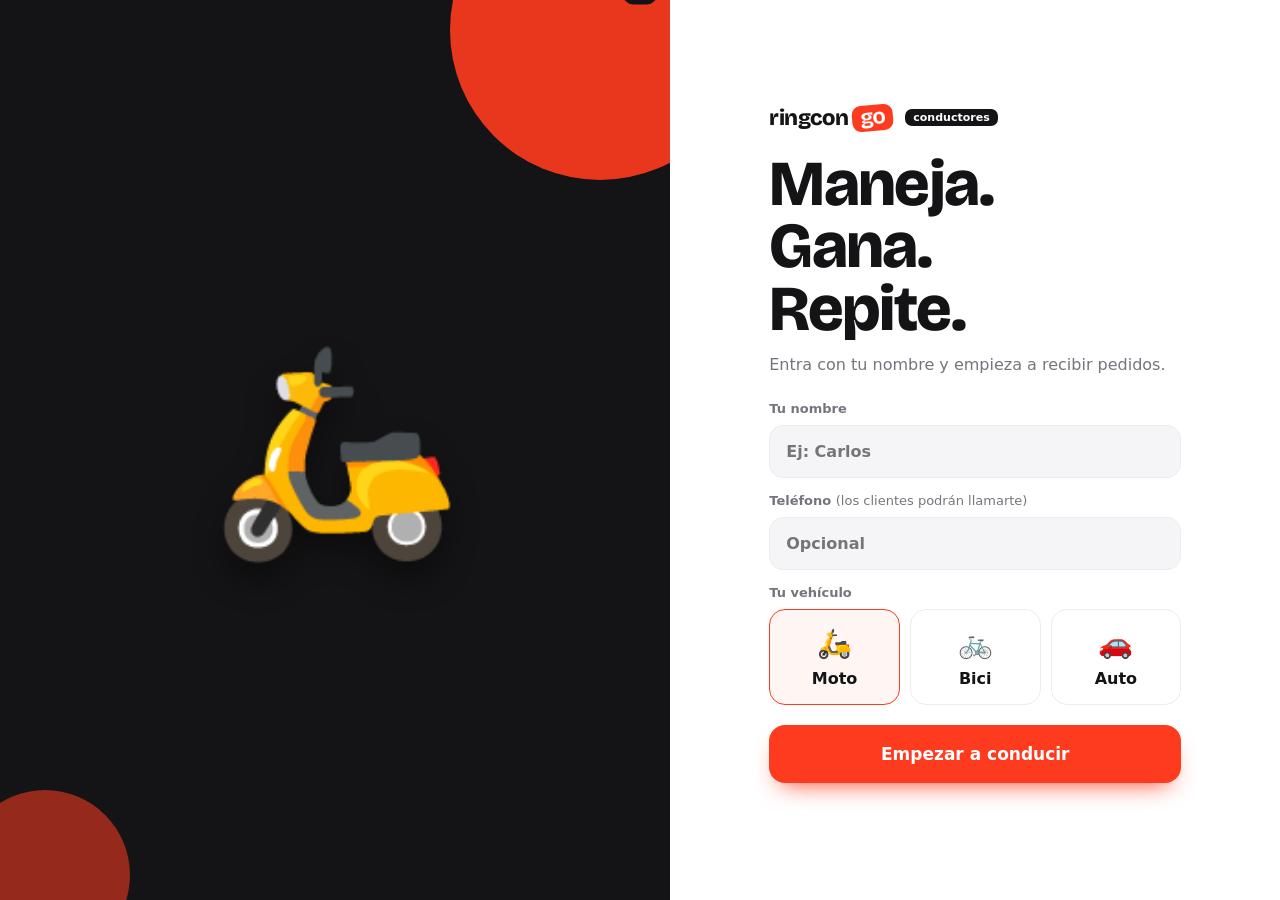
<file: conductores(2).html>
<!doctype html>
<html lang="es">
<head>
<meta charset="utf-8">
<meta name="viewport" content="width=device-width,initial-scale=1,viewport-fit=cover">
<meta name="theme-color" content="#141416">
<title>Ringcon Go Conductores</title>
<link rel="preconnect" href="https://fonts.googleapis.com">
<link rel="preconnect" href="https://fonts.gstatic.com" crossorigin>
<link href="https://fonts.googleapis.com/css2?family=Bricolage+Grotesque:opsz,wght@12..96,600;12..96,800&display=swap" rel="stylesheet">
<style>
:root{
  --bg:#fff;--ink:#141416;--mute:#75757d;--line:#ececf0;--soft:#f5f5f7;
  --brand:#ff3b1f;--brand-d:#e32d12;--ok:#12a863;--warn:#f08c00;--bad:#e5384b;
  --r:22px;--shadow:0 12px 32px -14px rgba(20,20,22,.3);
  --display:'Bricolage Grotesque',system-ui,sans-serif;
}
*{box-sizing:border-box;margin:0;padding:0}
body{font:16px/1.45 system-ui,-apple-system,'Segoe UI',Roboto,sans-serif;background:var(--bg);color:var(--ink);-webkit-font-smoothing:antialiased}
button{font:inherit;color:inherit;border:0;background:none;cursor:pointer}
input{font:inherit;color:inherit}
a{color:inherit;text-decoration:none}
h1,h2,h3,.logo{font-family:var(--display);letter-spacing:-.025em}
:focus-visible{outline:3px solid var(--ink);outline-offset:2px}
.logo{font-weight:800;font-size:22px;line-height:1;display:flex;align-items:center;gap:4px}
.logo b{background:var(--brand);color:#fff;border-radius:9px;padding:1px 8px 3px;display:inline-block;transform:rotate(-5deg)}
.logo em{font-style:normal;font-family:system-ui,sans-serif;font-size:11px;font-weight:700;background:var(--ink);color:#fff;border-radius:7px;padding:3px 8px;margin-left:8px;letter-spacing:0}
.btn{display:inline-flex;align-items:center;justify-content:center;gap:8px;padding:12px 18px;border-radius:14px;font-weight:700;transition:transform .12s,background .2s}
.btn:active{transform:scale(.97)}
.btn.primary{background:var(--brand);color:#fff;box-shadow:0 12px 24px -12px var(--brand)}
.btn.primary:hover{background:var(--brand-d)}
.btn.ghost{background:var(--soft)}
.btn.dark{background:var(--ink);color:#fff}
.btn.white{background:#fff;color:var(--brand)}
.btn.big{width:100%;padding:17px;font-size:17px;border-radius:16px}
.btn[disabled]{opacity:.5;pointer-events:none}
.icon-btn{width:40px;height:40px;border-radius:50%;background:var(--soft);display:grid;place-items:center;font-size:18px;flex:none}

/* login */
.login{min-height:100dvh;display:grid}
.login-art{background:var(--ink);display:grid;place-items:center;min-height:32vh;position:relative;overflow:hidden}
.login-art::before,.login-art::after{content:"";position:absolute;border-radius:50%;background:var(--brand)}
.login-art::before{width:300px;height:300px;top:-120px;right:-80px;opacity:.9}
.login-art::after{width:170px;height:170px;bottom:-60px;left:-40px;opacity:.55}
.login-art span{font-size:110px;position:relative;z-index:1;animation:bob 2.6s ease-in-out infinite;filter:drop-shadow(0 18px 16px rgba(0,0,0,.4))}
@keyframes bob{50%{transform:translateY(-10px) rotate(2deg)}}
.login-box{padding:28px 24px 40px;max-width:460px;width:100%;margin:0 auto;align-self:center}
.login-box h1{font-size:clamp(44px,9vw,64px);line-height:.98;margin:22px 0 12px;font-weight:800}
.sub{color:var(--mute);margin-bottom:24px}
@media(min-width:860px){.login{grid-template-columns:1.1fr 1fr}.login-art{min-height:100dvh}.login-art span{font-size:200px}}
.field{display:block;margin-bottom:14px;font-size:13px;font-weight:600;color:var(--mute)}
.field i{font-weight:400;font-style:normal}
.field input{display:block;width:100%;margin-top:6px;padding:14px 16px;border-radius:14px;border:1.5px solid var(--line);background:var(--soft);font-size:16px;outline:0}
.field input:focus{border-color:var(--ink);background:#fff}
.veh{display:grid;grid-template-columns:repeat(3,1fr);gap:10px;margin:6px 0 20px}
.veh button{padding:14px 6px;border-radius:16px;border:1.5px solid var(--line);font-weight:700;display:grid;gap:2px;justify-items:center}
.veh button span{font-size:28px}
.veh button.on{border-color:var(--brand);background:#fff5f3}

/* shell */
.top{position:sticky;top:0;z-index:20;background:rgba(255,255,255,.92);backdrop-filter:blur(14px);border-bottom:1px solid var(--line)}
.top-in{max-width:680px;margin:0 auto;padding:12px 16px;display:flex;align-items:center;gap:12px;justify-content:space-between}
.hi{color:var(--mute);font-size:14px;margin-top:6px;font-weight:600}
.hi b{color:var(--ink)}
.top-r{display:flex;gap:8px}
.wrap{max-width:680px;margin:0 auto;padding:16px 16px 130px}
.tabs{position:fixed;left:0;right:0;bottom:0;z-index:30;display:grid;grid-template-columns:1fr 1fr;max-width:680px;margin:0 auto;background:rgba(255,255,255,.94);backdrop-filter:blur(14px);border-top:1px solid var(--line);padding-bottom:env(safe-area-inset-bottom)}
.tabs button{padding:17px;font-weight:800;color:var(--mute);position:relative}
.tabs button.on{color:var(--ink)}
.tabs button.on::after{content:"";position:absolute;left:30%;right:30%;top:0;height:3px;background:var(--brand);border-radius:0 0 4px 4px}
.bdg{background:var(--brand);color:#fff;border-radius:99px;font-size:12px;padding:1px 8px;margin-left:6px}
.foot{text-align:center;color:var(--mute);font-size:12px;padding:20px 16px 0}

/* estado */
.status{display:flex;align-items:center;justify-content:space-between;padding:18px 20px;border-radius:var(--r);background:var(--soft);margin-bottom:16px;transition:background .3s}
.status.on{background:#e3f7ec}
.status small{color:var(--mute);display:block;font-weight:600}
.status b{font-family:var(--display);font-size:26px}
.switch{width:70px;height:40px;border-radius:99px;background:#c9c9d0;position:relative;transition:.25s;flex:none}
.switch i{position:absolute;top:4px;left:4px;width:32px;height:32px;border-radius:50%;background:#fff;transition:.25s;box-shadow:0 2px 6px rgba(0,0,0,.25)}
.switch.on{background:var(--ok)}.switch.on i{left:34px}

/* sin pedidos */
.radar{display:grid;justify-items:center;padding:46px 12px;text-align:center;color:var(--mute)}
.radar h2{color:var(--ink);font-size:26px;margin-bottom:6px}
.radar .r{width:110px;height:110px;position:relative;margin-bottom:24px}
.radar .r::before{content:"";position:absolute;inset:40px;border-radius:50%;background:var(--brand)}
.radar .r::after,.radar .r i{content:"";position:absolute;inset:0;border-radius:50%;border:3px solid var(--brand);animation:rad 2.4s infinite}
.radar .r i{animation-delay:1.2s}
@keyframes rad{from{transform:scale(.3);opacity:.9}to{transform:scale(1.15);opacity:0}}
.radar .off-ic{font-size:60px;margin-bottom:12px}
.sec{font-size:18px;margin:6px 0 12px}

/* pedido nuevo: el elemento que grita */
.ocard{background:var(--brand);color:#fff;border-radius:26px;padding:20px;margin-bottom:14px;box-shadow:0 18px 36px -18px var(--brand)}
.ocard.fresh{animation:slide .5s cubic-bezier(.2,.9,.3,1.2),pulse 1.4s 2}
@keyframes slide{from{transform:translateY(-18px) scale(.96);opacity:0}}
@keyframes pulse{50%{box-shadow:0 0 0 8px rgba(255,59,31,.22)}}
.o-top{display:flex;justify-content:space-between;align-items:center;font-size:13px;font-weight:600;opacity:.92}
.tag{background:#fff;color:var(--brand);border-radius:9px;padding:3px 10px;font-weight:800;font-size:13px}
.money{font-family:var(--display);font-weight:800;font-size:56px;line-height:1;margin:16px 0 2px}
.money small{font-size:15px;font-weight:600;margin-left:8px;font-family:system-ui,sans-serif;opacity:.85}
.route{margin:16px 0;position:relative;padding-left:24px}
.route::before{content:"";position:absolute;left:5px;top:14px;bottom:14px;border-left:2px dashed rgba(255,255,255,.5)}
.stop{position:relative;padding:7px 0}
.stop::before{content:"";position:absolute;left:-24px;top:13px;width:12px;height:12px;border-radius:50%;background:#fff}
.stop.b::before{background:transparent;border:3px solid #fff}
.stop small{display:block;font-size:13px;font-weight:600;opacity:.85}
.stop b{font-size:18px;line-height:1.25;display:block}
.chips{display:flex;flex-wrap:wrap;gap:8px;margin-bottom:16px}
.cp{background:rgba(255,255,255,.2);border-radius:99px;padding:6px 12px;font-size:13px;font-weight:700}

/* pedido activo: negro, sereno */
.active{background:var(--ink);color:#fff;border-radius:26px;padding:20px;margin-bottom:14px}
.active .money{color:#fff}
.seg{display:grid;grid-template-columns:repeat(4,1fr);gap:6px;margin-bottom:16px}
.seg i{height:6px;border-radius:9px;background:#3a3a42}
.seg i.on{background:var(--brand)}
.active h2{font-size:28px;line-height:1.05;margin-bottom:4px}
.active .route::before{border-color:#4a4a52}
.active .stop::before{background:var(--brand)}
.active .stop.b::before{background:transparent;border-color:#fff}
.cash{background:#fff;color:var(--ink);border-radius:18px;padding:14px 16px;margin:14px 0}
.cash small{display:block;color:var(--mute);font-weight:600}
.cash b{font-family:var(--display);font-size:32px}
.paid{background:#1d3a2b;border-radius:18px;padding:12px 16px;margin:14px 0;font-weight:700;color:#7ff0b4}
.items{border-top:1px solid #3a3a42;margin-top:14px;padding-top:12px;display:grid;gap:4px;color:#d7d7dc;font-size:15px}
.acts{display:grid;grid-template-columns:1fr 1fr;gap:10px;margin:16px 0 12px}
.acts a{display:flex;align-items:center;justify-content:center;gap:8px;padding:14px;border-radius:14px;background:#2a2a31;font-weight:700}
.note{background:#2a2a31;border-radius:14px;padding:12px 14px;margin-top:10px;font-size:15px}
.note small{display:block;color:#a9a9b2;font-weight:600}

/* ganancias */
.earn{background:var(--ink);color:#fff;border-radius:26px;padding:22px;margin-bottom:14px}
.earn small{opacity:.7;display:block;font-weight:600}
.earn .big{font-family:var(--display);font-weight:800;font-size:60px;line-height:1.05}
.earn .two{display:grid;grid-template-columns:1fr 1fr;gap:12px;margin-top:16px;padding-top:16px;border-top:1px solid #3a3a42}
.earn .two b{font-family:var(--display);font-size:24px}
.hist{display:flex;justify-content:space-between;align-items:center;padding:14px 0;border-bottom:1px solid var(--line)}
.hist small{display:block;color:var(--mute)}
.hist b.m{font-family:var(--display);font-size:20px}
.empty{text-align:center;color:var(--mute);padding:34px 0}
#toast{position:fixed;left:50%;top:14px;transform:translate(-50%,-140%);z-index:90;background:var(--ink);color:#fff;padding:12px 18px;border-radius:14px;font-weight:600;font-size:14px;transition:transform .3s;max-width:92vw;box-shadow:var(--shadow)}
#toast.on{transform:translate(-50%,0)}
#toast.err{background:var(--bad)}
@media(prefers-reduced-motion:reduce){*{animation:none!important;transition:none!important}}
</style>
</head>
<body>
<div id="app"></div>
<div id="toast" role="status" aria-live="polite"></div>

<script>
(() => {
'use strict';

/* ═══════════════ CONFIGURACIÓN ═══════════════
   Debe ser IGUAL que en la app de pedidos (ringcon-go-delivery.html):
   misma FIREBASE_URL y mismo ROOM. Vacío = modo demo local (solo entre pestañas del mismo navegador). */
const CONFIG = {
  FIREBASE_URL: "",
  ROOM: "ringcon-go",
  CURRENCY: "$",
  DRIVER_TTL: 120000
};

/* ═══════════════ SINCRONIZACIÓN EN TIEMPO REAL ═══════════════ */
const Sync = (() => {
  const remote = !!CONFIG.FIREBASE_URL;
  const base = remote ? CONFIG.FIREBASE_URL.replace(/\/+$/, '') + '/' + CONFIG.ROOM : '';
  const cols = ['orders', 'drivers'];
  const cache = { orders: {}, drivers: {} };
  const subs = { orders: new Set(), drivers: new Set() };
  const statusSubs = new Set();
  let status = remote ? 'connecting' : 'local';
  let done; const loaded = new Promise(r => (done = r));
  const key = c => `rcg:${CONFIG.ROOM}:${c}`;
  const bc = 'BroadcastChannel' in window ? new BroadcastChannel('rcg:' + CONFIG.ROOM) : null;
  const setStatus = s => { if (s !== status) { status = s; statusSubs.forEach(f => f(s)); } };
  const emit = c => subs[c].forEach(f => { try { f(cache[c]); } catch (e) { console.error(e); } });
  const readLocal = c => { try { return JSON.parse(localStorage.getItem(key(c)) || '{}') || {}; } catch { return {}; } };
  const refreshLocal = c => { cache[c] = readLocal(c); emit(c); };

  async function pull(c) {
    try {
      const r = await fetch(`${base}/${c}.json`, { cache: 'no-store' });
      if (!r.ok) throw new Error('HTTP ' + r.status);
      cache[c] = (await r.json()) || {};
      setStatus('live'); emit(c);
    } catch (e) { setStatus('offline'); }
  }
  function start() {
    if (!remote) {
      cols.forEach(refreshLocal);
      if (bc) bc.onmessage = e => refreshLocal(e.data.c);
      addEventListener('storage', e => cols.forEach(c => { if (e.key === key(c)) refreshLocal(c); }));
      done(); return;
    }
    Promise.all(cols.map(pull)).then(done);
    cols.forEach(c => {
      try {
        const es = new EventSource(`${base}/${c}.json`);
        let t; const kick = () => { clearTimeout(t); t = setTimeout(() => pull(c), 120); };
        es.addEventListener('put', kick); es.addEventListener('patch', kick);
        es.onerror = () => setStatus('offline');
      } catch {}
    });
    setInterval(() => cols.forEach(pull), 8000);
  }
  async function patch(c, id, data) {
    if (!remote) {
      const all = readLocal(c); all[id] = Object.assign({}, all[id], data);
      try { localStorage.setItem(key(c), JSON.stringify(all)); } catch {}
      cache[c] = all; emit(c); if (bc) bc.postMessage({ c }); return;
    }
    cache[c][id] = Object.assign({}, cache[c][id], data); emit(c);
    const r = await fetch(`${base}/${c}/${id}.json`, { method: 'PATCH', headers: { 'Content-Type': 'application/json' }, body: JSON.stringify(data), keepalive: true });
    if (!r.ok) throw new Error('HTTP ' + r.status);
  }
  return {
    remote, loaded, start, patch,
    get: (c, id) => cache[c][id],
    refresh: c => remote ? pull(c) : Promise.resolve(refreshLocal(c)),
    subscribe(c, fn) { subs[c].add(fn); fn(cache[c]); },
    onStatus(fn) { statusSubs.add(fn); fn(status); },
    status: () => status
  };
})();

/* ═══════════════ UTILIDADES ═══════════════ */
const $ = (s, el = document) => el.querySelector(s);
const $$ = (s, el = document) => [...el.querySelectorAll(s)];
const esc = s => String(s ?? '').replace(/[&<>"']/g, c => ({ '&': '&amp;', '<': '&lt;', '>': '&gt;', '"': '&quot;', "'": '&#39;' }[c]));
const money = n => CONFIG.CURRENCY + String(Math.round(Number(n || 0))).replace(/\B(?=(\d{3})+(?!\d))/g, '.');
const arr = x => Array.isArray(x) ? x : Object.values(x || {});
const hash = s => { let h = 5381; for (const c of s) h = ((h << 5) + h + c.charCodeAt(0)) >>> 0; return h.toString(36); };
const store = {
  get(k, d) { try { const v = localStorage.getItem(k); return v == null ? d : JSON.parse(v); } catch { return d; } },
  set(k, v) { try { localStorage.setItem(k, JSON.stringify(v)); } catch {} },
  del(k) { try { localStorage.removeItem(k); } catch {} }
};
let toastT;
function toast(msg, type) { const t = $('#toast'); t.textContent = msg; t.className = 'on ' + (type || ''); clearTimeout(toastT); toastT = setTimeout(() => t.className = '', 3400); }
const code = o => o.id.slice(-5).toUpperCase();
const VEH = { moto: ['🛵', 'Moto'], bici: ['🚲', 'Bici'], auto: ['🚗', 'Auto'] };

/* ═══════════════ ESTADO ═══════════════ */
const K = { me: 'rcg:driver', online: 'rcg:driver:online', sound: 'rcg:driver:sound' };
const state = { me: store.get(K.me, null), tab: 'orders', online: store.get(K.online, false), sound: store.get(K.sound, true), orders: {}, ready: false, veh: 'moto' };
const seen = new Set(), shown = new Set();

const allOrders = () => Object.values(state.orders);
const newOrders = () => allOrders().filter(o => o.status === 'nuevo').sort((a, b) => b.createdAt - a.createdAt);
const activeOrder = () => state.me ? allOrders().filter(o => o.driver && o.driver.id === state.me.id && ['aceptado', 'en_local', 'recogido'].includes(o.status)).sort((a, b) => b.updatedAt - a.updatedAt)[0] : null;

/* ═══════════════ ALERTAS (sonido, vibración, notificación) ═══════════════ */
let actx;
function ensureAudio() { try { actx = actx || new (window.AudioContext || window.webkitAudioContext)(); if (actx.state === 'suspended') actx.resume(); } catch {} }
function beep() {
  if (!state.sound || !actx) return;
  [0, .26, .52].forEach((t, i) => {
    const o = actx.createOscillator(), g = actx.createGain(), s = actx.currentTime + t;
    o.type = 'sine'; o.frequency.value = i === 2 ? 1175 : 880; o.connect(g); g.connect(actx.destination);
    g.gain.setValueAtTime(.0001, s); g.gain.exponentialRampToValueAtTime(.4, s + .02); g.gain.exponentialRampToValueAtTime(.0001, s + .22);
    o.start(s); o.stop(s + .25);
  });
}
let flashT; const baseTitle = document.title;
function flashTitle() {
  clearInterval(flashT); let on = false;
  flashT = setInterval(() => { on = !on; document.title = on ? '🔔 ¡Nuevo pedido!' : baseTitle; }, 800);
  const stop = () => { clearInterval(flashT); document.title = baseTitle; };
  addEventListener('focus', stop, { once: true }); setTimeout(stop, 30000);
}
function alertNew(o) {
  beep(); if (navigator.vibrate) navigator.vibrate([300, 150, 300, 150, 300]);
  toast('🔔 Nuevo pedido · ganas ' + money(o.driverPay));
  if (document.hidden) {
    flashTitle();
    try { if (Notification.permission === 'granted') new Notification('Nuevo pedido · ' + money(o.driverPay), { body: o.business.name + ' → ' + o.address.text }); } catch {}
  }
}

/* ═══════════════ PRESENCIA DEL CONDUCTOR ═══════════════ */
function beat(offline) {
  if (!state.me) return;
  Sync.patch('drivers', state.me.id, { id: state.me.id, name: state.me.name, vehicle: VEH[state.me.vehicle][1], online: offline ? false : state.online, lastSeen: Date.now() }).catch(() => {});
}
setInterval(() => { if (state.me) beat(); }, 20000);
addEventListener('pagehide', () => beat(true));
addEventListener('pointerdown', ensureAudio, { once: true });

/* ═══════════════ VISTAS ═══════════════ */
function render() {
  if (!state.me) { renderLogin(); return; }
  $('#app').innerHTML = `
  <header class="top"><div class="top-in">
    <div><div class="logo">ringcon<b>go</b><em>conductores</em></div><p class="hi">Hola, <b>${esc(state.me.name)}</b> · ${VEH[state.me.vehicle][0]}</p></div>
    <div class="top-r"><button class="icon-btn" data-act="sound" aria-label="Sonido">${state.sound ? '🔔' : '🔕'}</button><button class="icon-btn" data-act="logout" aria-label="Cerrar sesión">⎋</button></div>
  </div></header>
  <main class="wrap" id="main"></main>
  <p class="foot" id="sync-chip"></p>
  <nav class="tabs" aria-label="Secciones">
    <button data-act="tab" data-t="orders">Pedidos<span class="bdg" id="bdg" style="display:none"></span></button>
    <button data-act="tab" data-t="earn">Ganancias</button>
  </nav>`;
  drawTab(); updateChip();
}
function renderLogin() {
  $('#app').innerHTML = `
  <main class="login">
    <div class="login-art" aria-hidden="true"><span>🛵</span></div>
    <div class="login-box">
      <div class="logo">ringcon<b>go</b><em>conductores</em></div>
      <h1>Maneja.<br>Gana.<br>Repite.</h1>
      <p class="sub">Entra con tu nombre y empieza a recibir pedidos.</p>
      <form id="login-form">
        <label class="field">Tu nombre<input id="l-name" autocomplete="name" placeholder="Ej: Carlos" required maxlength="30"></label>
        <label class="field">Teléfono <i>(los clientes podrán llamarte)</i><input id="l-phone" type="tel" inputmode="tel" autocomplete="tel" placeholder="Opcional" maxlength="20"></label>
        <div class="field" style="margin-bottom:0">Tu vehículo</div>
        <div class="veh" id="veh">${Object.entries(VEH).map(([k, v]) => `<button type="button" data-act="veh" data-v="${k}" class="${k === state.veh ? 'on' : ''}"><span>${v[0]}</span>${v[1]}</button>`).join('')}</div>
        <button class="btn primary big">Empezar a conducir</button>
      </form>
    </div>
  </main>`;
}

function drawTab() {
  const el = $('#main'); if (!el) return;
  $$('.tabs button').forEach(b => b.classList.toggle('on', b.dataset.t === state.tab));
  const news = newOrders(), bd = $('#bdg');
  if (bd) { bd.textContent = news.length; bd.style.display = news.length && state.online ? '' : 'none'; }
  el.innerHTML = state.tab === 'earn' ? earnHTML() : ordersHTML(news);
  news.forEach(o => shown.add(o.id));
  tickAgo();
}

function ordersHTML(news) {
  const act = activeOrder();
  const sw = `<section class="status ${state.online ? 'on' : ''}"><div><small>Tu estado</small><b>${state.online ? 'En línea' : 'Desconectado'}</b></div><button class="switch ${state.online ? 'on' : ''}" data-act="toggle" aria-label="${state.online ? 'Desconectarme' : 'Conectarme'}" aria-pressed="${state.online}"><i></i></button></section>`;
  if (act) return sw + activeHTML(act);
  if (!state.online) return sw + '<div class="radar"><div class="off-ic">😴</div><h2>Estás desconectado</h2><p>Conéctate para recibir pedidos en tiempo real.</p></div>';
  if (!news.length) return sw + '<div class="radar"><div class="r"><i></i></div><h2>Buscando pedidos…</h2><p>Te avisaremos con sonido y vibración apenas llegue uno.</p></div>';
  return sw + `<h2 class="sec">${news.length} pedido${news.length > 1 ? 's' : ''} disponible${news.length > 1 ? 's' : ''}</h2>` + news.map(cardHTML).join('');
}

function cardHTML(o) {
  const n = arr(o.items).reduce((s, i) => s + i.qty, 0), p = o.payment || {};
  return `
  <article class="ocard ${shown.has(o.id) ? '' : 'fresh'}">
    <div class="o-top"><span class="tag">Nuevo</span><span data-ts="${o.createdAt}"></span></div>
    <div class="money">${money(o.driverPay)}<small>ganancia</small></div>
    <div class="route">
      <div class="stop b"><small>Retira en</small><b>${esc(o.business.emoji)} ${esc(o.business.name)}</b></div>
      <div class="stop"><small>Entrega en</small><b>${esc(o.address.text)}</b></div>
    </div>
    <div class="chips"><span class="cp">${n} producto${n > 1 ? 's' : ''}</span><span class="cp">${p.method === 'tarjeta' ? '✓ Pagado online' : '💵 Cobrar ' + money(o.totals.total)}</span></div>
    <button class="btn white big" data-act="accept" data-id="${o.id}">Aceptar pedido</button>
  </article>`;
}

const FLOW = {
  aceptado: { next: 'en_local', label: 'Llegué al local', title: 'Ve al local', filled: 1 },
  en_local: { next: 'recogido', label: 'Recogí el pedido', title: 'Retira el pedido', filled: 2 },
  recogido: { next: 'entregado', label: 'Entregado', title: 'Lleva el pedido al cliente', filled: 3 }
};
function activeHTML(o) {
  const f = FLOW[o.status], p = o.payment || {}, items = arr(o.items);
  const dest = o.address.lat ? `${Number(o.address.lat)},${Number(o.address.lon)}` : encodeURIComponent(o.address.text);
  const phone = String((o.customer && o.customer.phone) || '').replace(/[^\d+]/g, '');
  const cashDue = p.method === 'efectivo' && p.status !== 'pagado';
  const payBlock = cashDue
    ? `<div class="cash"><small>Cobra al entregar</small><b>${money(o.totals.total)}</b>${p.cashWith ? `<small>Paga con ${money(p.cashWith)} · lleva ${money(p.cashWith - o.totals.total)} de cambio</small>` : ''}</div>`
    : `<div class="paid">✓ Ya pagado${p.brand ? ' con ' + esc(p.brand) : ''}. No cobres nada.</div>`;
  const last = o.status === 'recogido';
  return `
  <article class="active">
    <div class="seg">${[0, 1, 2, 3].map(i => `<i class="${i < f.filled ? 'on' : ''}"></i>`).join('')}</div>
    <h2>${f.title}</h2>
    <p style="opacity:.7">Pedido #${code(o)}</p>
    <div class="money">${money(o.driverPay)}<small>ganancia</small></div>
    <div class="route">
      <div class="stop b"><small>Retira en</small><b>${esc(o.business.emoji)} ${esc(o.business.name)}</b></div>
      <div class="stop"><small>Entrega a ${esc(o.customer.name)}</small><b>${esc(o.address.text)}</b>${o.address.ref ? `<small>${esc(o.address.ref)}</small>` : ''}</div>
    </div>
    ${payBlock}
    ${o.notes ? `<div class="note"><small>Nota del cliente</small>${esc(o.notes)}</div>` : ''}
    <div class="items">${items.map(i => `<span>${i.qty}× ${esc(i.name)}</span>`).join('')}</div>
    <div class="acts">
      ${o.status === 'recogido' || o.status === 'en_local'
        ? `<a href="https://www.google.com/maps/dir/?api=1&destination=${dest}" target="_blank" rel="noopener">🧭 Navegar</a>`
        : `<a href="https://www.google.com/maps/search/?api=1&query=${encodeURIComponent(o.business.name)}" target="_blank" rel="noopener">🧭 Buscar local</a>`}
      ${phone ? `<a href="tel:${esc(phone)}">📞 Llamar</a>` : `<a href="https://www.google.com/maps/dir/?api=1&destination=${dest}" target="_blank" rel="noopener">🧭 Ir al cliente</a>`}
    </div>
    <button class="btn primary big" data-act="advance" data-id="${o.id}">${last && cashDue ? 'Entregado · cobré ' + money(o.totals.total) : f.label}</button>
  </article>`;
}

function earnHTML() {
  const mine = allOrders().filter(o => o.driver && o.driver.id === state.me.id && o.status === 'entregado').sort((a, b) => (b.t_entregado || 0) - (a.t_entregado || 0));
  const dayStr = new Date().toDateString();
  const today = mine.filter(o => new Date(o.t_entregado || 0).toDateString() === dayStr);
  const sum = l => l.reduce((s, o) => s + Number(o.driverPay || 0), 0);
  const cash = today.filter(o => o.payment && o.payment.method === 'efectivo').reduce((s, o) => s + Number(o.totals.total || 0), 0);
  return `
  <section class="earn"><small>Ganado hoy</small><div class="big">${money(sum(today))}</div>
    <div class="two"><div><small>Entregas hoy</small><b>${today.length}</b></div><div><small>Efectivo cobrado</small><b>${money(cash)}</b></div></div>
  </section>
  <h2 class="sec">Historial</h2>
  ${mine.length ? mine.slice(0, 30).map(o => `<div class="hist"><div><b>${esc(o.business.emoji)} ${esc(o.business.name)}</b><small>#${code(o)} · ${new Date(o.t_entregado || o.updatedAt).toLocaleString('es', { day: 'numeric', month: 'short', hour: '2-digit', minute: '2-digit' })}</small></div><b class="m">+${money(o.driverPay)}</b></div>`).join('') : '<p class="empty">Tus entregas aparecerán aquí.</p>'}
  <p class="foot">Total acumulado: ${money(sum(mine))}</p>`;
}

function tickAgo() {
  $$('[data-ts]').forEach(e => {
    const s = Math.max(0, Math.round((Date.now() - Number(e.dataset.ts)) / 1000));
    e.textContent = s < 60 ? `hace ${s} s` : s < 3600 ? `hace ${Math.floor(s / 60)} min` : 'hace más de 1 h';
  });
}
setInterval(tickAgo, 1000);
function updateChip() {
  const el = $('#sync-chip'); if (!el) return;
  const s = Sync.status();
  el.textContent = s === 'live' ? 'Sincronización en vivo activa' : s === 'local' ? 'Modo demo local · conecta Firebase para tiempo real entre dispositivos' : s === 'offline' ? 'Sin conexión · reintentando…' : 'Conectando…';
}

/* ═══════════════ ACCIONES ═══════════════ */
async function accept(id) {
  if (activeOrder()) { toast('Termina tu pedido actual primero', 'err'); return; }
  try {
    await Sync.refresh('orders');
    const o = Sync.get('orders', id);
    if (!o || o.status !== 'nuevo') { toast(o && o.status === 'cancelado' ? 'El cliente canceló este pedido' : 'Otro conductor ya tomó este pedido', 'err'); drawTab(); return; }
    const now = Date.now();
    await Sync.patch('orders', id, { status: 'aceptado', driver: { id: state.me.id, name: state.me.name, phone: state.me.phone || '', vehicle: VEH[state.me.vehicle][1] }, updatedAt: now, t_aceptado: now });
    await Sync.refresh('orders');
    const o2 = Sync.get('orders', id);
    if (!o2 || !o2.driver || o2.driver.id !== state.me.id) { toast('Otro conductor fue más rápido', 'err'); drawTab(); return; }
    toast('Pedido aceptado. ¡Ve al local!');
  } catch { toast('Sin conexión. Intenta de nuevo.', 'err'); }
}
async function advance(id) {
  const o = Sync.get('orders', id), f = o && FLOW[o.status]; if (!f) return;
  const cashDue = o.payment && o.payment.method === 'efectivo' && o.payment.status !== 'pagado';
  if (f.next === 'entregado' && !confirm(cashDue ? `¿Entregaste el pedido y cobraste ${money(o.totals.total)} en efectivo?` : '¿Confirmas que entregaste el pedido?')) return;
  const now = Date.now(), p = { status: f.next, updatedAt: now, ['t_' + f.next]: now };
  if (f.next === 'entregado' && cashDue) p.payment = { ...o.payment, status: 'pagado', collectedAt: now };
  try { await Sync.patch('orders', id, p); toast(f.next === 'entregado' ? '¡Entrega completada! +' + money(o.driverPay) : 'Listo'); }
  catch { toast('Sin conexión. Intenta de nuevo.', 'err'); }
}
function setOnline(v) {
  state.online = v; store.set(K.online, v);
  if (v) { ensureAudio(); try { if ('Notification' in window && Notification.permission === 'default') Notification.requestPermission(); } catch {} }
  beat(); drawTab(); toast(v ? 'Estás en línea. ¡A por pedidos!' : 'Te desconectaste');
}

const A = {
  tab: t => { state.tab = t.dataset.t; drawTab(); },
  toggle: () => setOnline(!state.online),
  accept: t => accept(t.dataset.id),
  advance: t => advance(t.dataset.id),
  sound: t => { state.sound = !state.sound; store.set(K.sound, state.sound); t.textContent = state.sound ? '🔔' : '🔕'; ensureAudio(); if (state.sound) beep(); toast(state.sound ? 'Sonido activado' : 'Sonido desactivado'); },
  veh: t => { state.veh = t.dataset.v; $$('#veh button').forEach(b => b.classList.toggle('on', b.dataset.v === state.veh)); },
  logout: () => {
    if (activeOrder()) { toast('Termina tu pedido en curso antes de salir', 'err'); return; }
    if (!confirm('¿Cerrar sesión? Dejarás de recibir pedidos.')) return;
    state.online = false; beat(true); store.del(K.me); store.del(K.online); state.me = null; render();
  }
};
document.addEventListener('click', e => { const t = e.target.closest('[data-act]'); if (!t) return; const f = A[t.dataset.act]; if (f) f(t, e); });
document.addEventListener('submit', e => {
  if (e.target.id !== 'login-form') return;
  e.preventDefault();
  const name = $('#l-name').value.trim().replace(/\s+/g, ' '), phone = $('#l-phone').value.trim();
  if (!name) return;
  ensureAudio();
  state.me = { id: 'd' + hash(name.toLowerCase() + '|' + phone), name, phone, vehicle: state.veh };
  store.set(K.me, state.me); render(); beat();
});

/* ═══════════════ TIEMPO REAL ═══════════════ */
function onOrders(data) {
  state.orders = data || {};
  if (!state.me) return;
  const news = newOrders();
  if (state.ready && state.online && !activeOrder()) {
    const fresh = news.filter(o => !seen.has(o.id));
    if (fresh.length) alertNew(fresh[0]);
  }
  news.forEach(o => seen.add(o.id));
  drawTab();
}
Sync.subscribe('orders', onOrders);
Sync.onStatus(updateChip);
Sync.start();
Sync.loaded.then(() => { newOrders().forEach(o => seen.add(o.id)); state.ready = true; if (state.me) beat(); });
addEventListener('online', () => toast('Conexión recuperada'));
addEventListener('offline', () => toast('Sin conexión a internet', 'err'));
render();
})();
</script>
</body>
</html>
</file>
